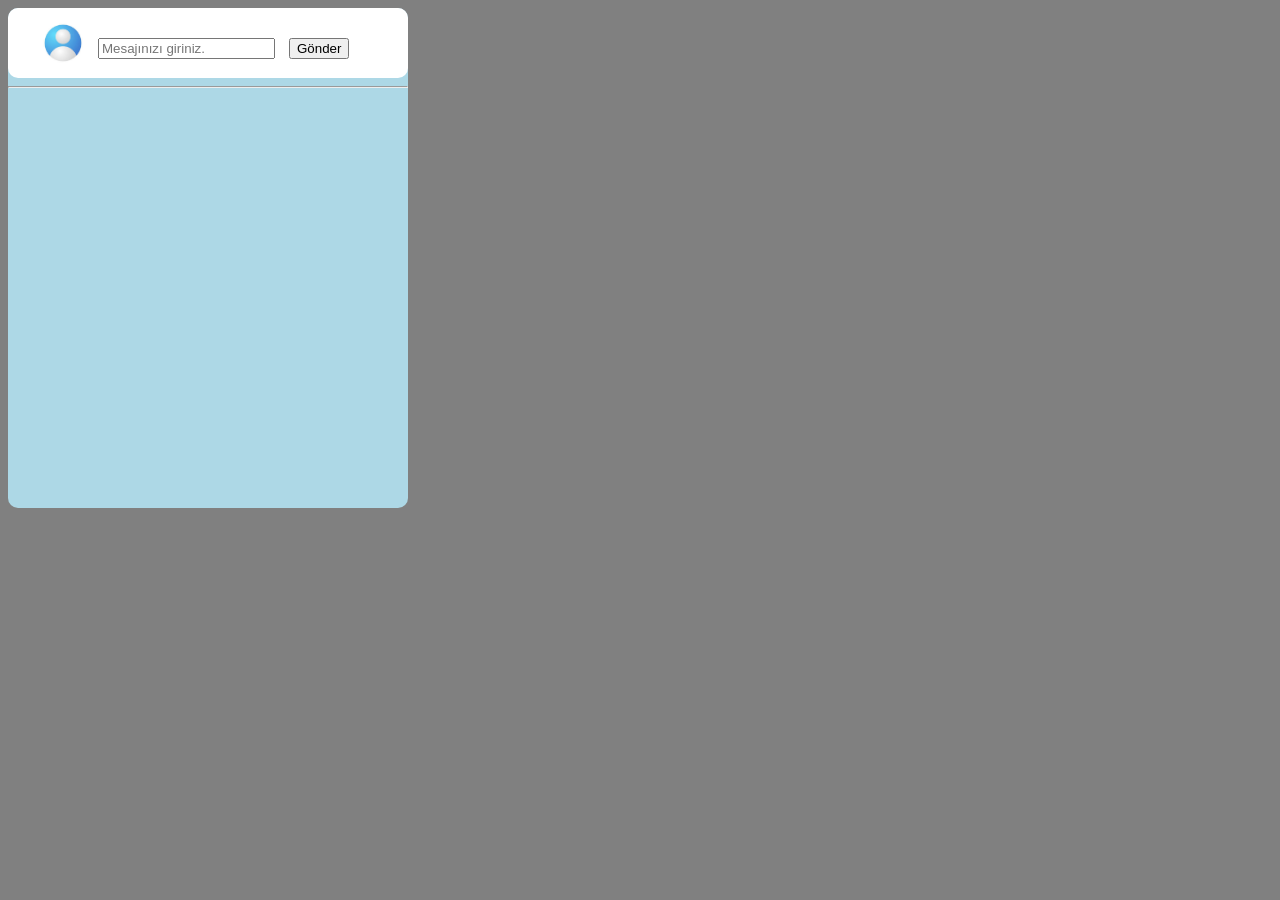
<file: mesaj giriniz/index.html>
<!doctype html>
<html>
<head>
<meta charset="utf-8">
<title>Başlıksız Belge</title>
	<link href="style.css" rel="stylesheet">
</head>

	
<body>
	<div id="genelCerceve">
     <div id="mesajGirisi">
     <img src="profil.jpg">
     <input type="text" id="mesaj" placeholder="Mesajınızı giriniz.">
     <input type="button" value="Gönder" onclick="mesajGonder()">
     </div>
     <hr>
     <div id="mesajKutulari">
		 <script>
			 function mesajGonder(){
                 var mesaj=document.getElementById("mesaj").value;
                 var d = new Date();
                 var saat=d.getHours();
                 var dakika=d.getMinutes();
                 document.getElementById("mesajKutulari").innerHTML+=
                 "<div class='gidenMesaj'> <img src='profil.jpg'>"
                 + mesaj +
                 "<span id='tarih'>"+saat+":"+dakika+"</span></div>";
                 document.getElementById("mesaj").value="";
                 }
          </script>
     </div>
     </div>

	 
</body>
</html>
</file>
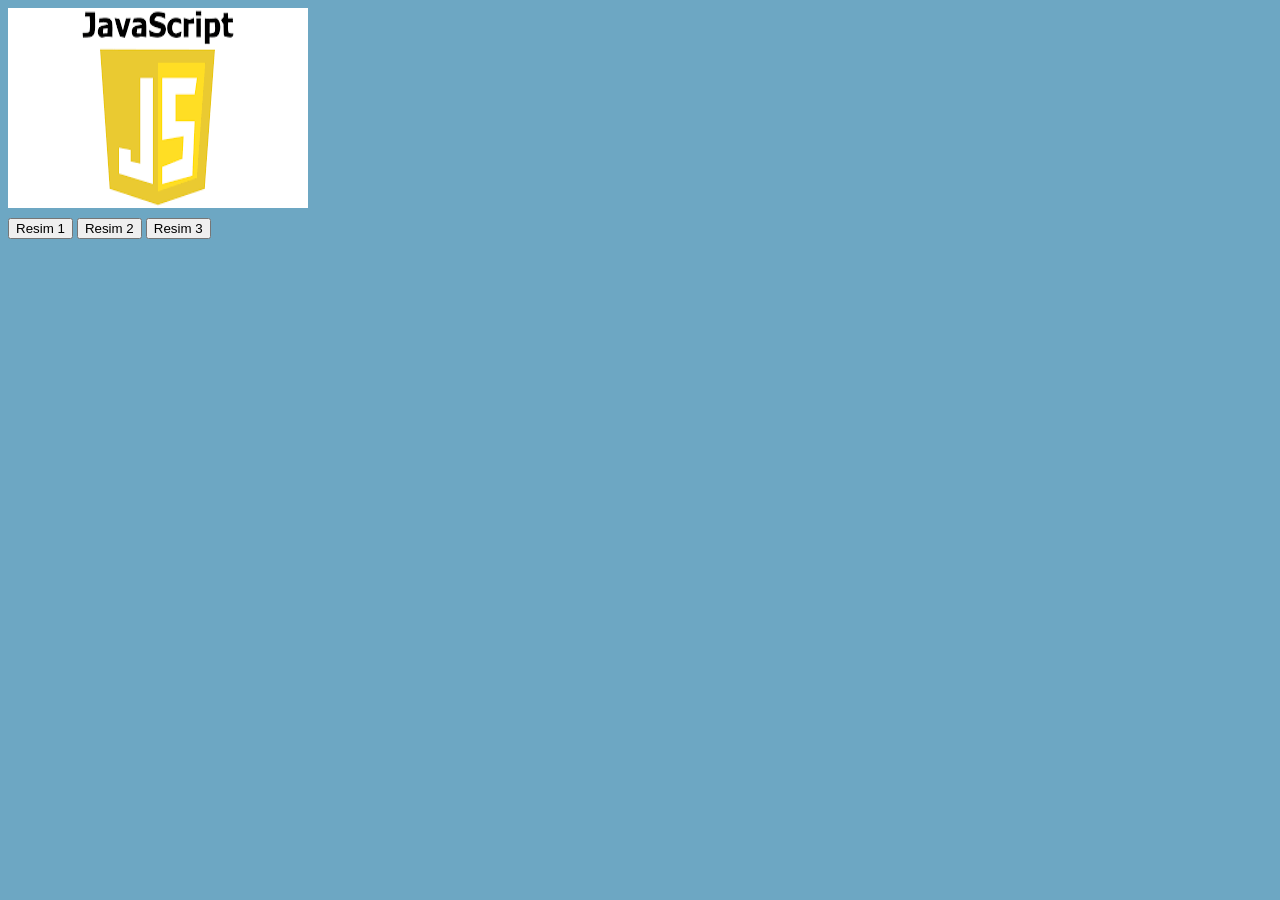
<file: OnMouseMove ile resim değiştirme/index.html>
<!doctype html>
<html>
<head>
	
<link href="style.css" rel="stylesheet">
<meta charset="utf-8">
<title>Mouse butonun üzerine geldiğinde fotoğrafın değişmesi</title>
</head>

<body>
	 <div id="galeri">
	    <img src="Resimler/resim1.jpg" id="resim1">
		 <img src="Resimler/resim2.jpg" id="resim2">
		 <img src="Resimler/resim3.jpg" id="resim3">
	 </div>
	
	 <div>
     <input type="button" onMouseMove="resmiGoster1()" value="Resim 1">
	 <input type="button" onMouseMove="resmiGoster2()" value="Resim 2">
	 <input type="button" onMouseMove="resmiGoster3()" value="Resim 3">
	</div>
	
	<script>
	function resmiGoster1(){
       document.getElementById("resim1").style.zIndex=2;
       document.getElementById("resim2").style.zIndex=1;
       document.getElementById("resim3").style.zIndex=1;
    }
    function resmiGoster2(){
       document.getElementById("resim1").style.zIndex=1;
       document.getElementById("resim2").style.zIndex=2;
       document.getElementById("resim3").style.zIndex=1;
    }
   function resmiGoster3(){
       document.getElementById("resim1").style.zIndex=1;
       document.getElementById("resim2").style.zIndex=1;
       document.getElementById("resim3").style.zIndex=2;
    }
		
	</script>
	
</body>
</html>
</file>
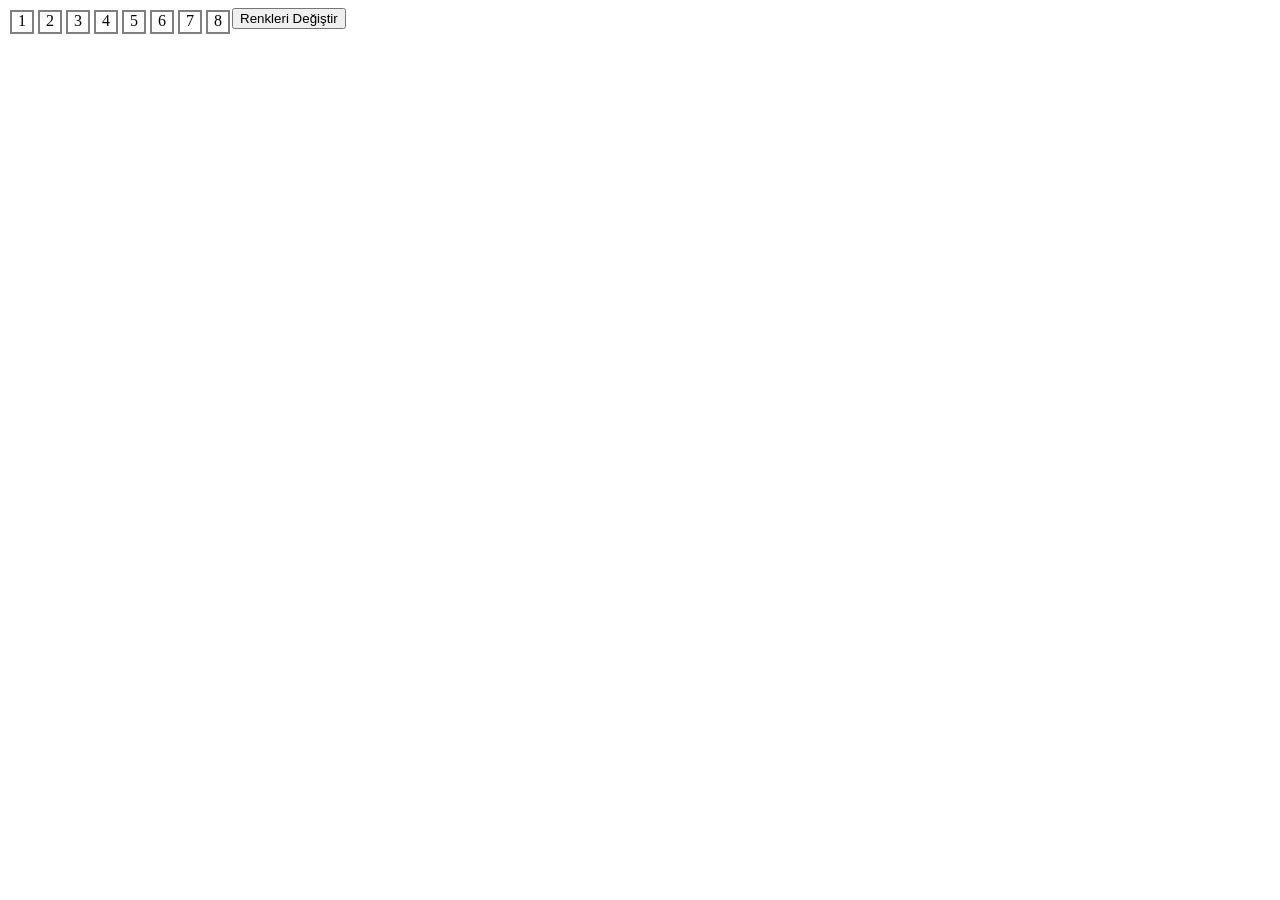
<file: renk değiştir/index.html>
<!doctype html>
<html>
<head>
<meta charset="utf-8">
<title>Başlıksız Belge</title>
	<link rel="stylesheet" href="style.css">
</head>
<body>
	<div>1</div><div>2</div><div>3</div><div>4</div>
	<div>5</div><div>6</div><div>7</div><div>8</div>
	<input type="button" onclick="renkDegistir()" value="Renkleri Değiştir">
	
	<script src="script.js"></script>
	
</body>
</html>
</file>
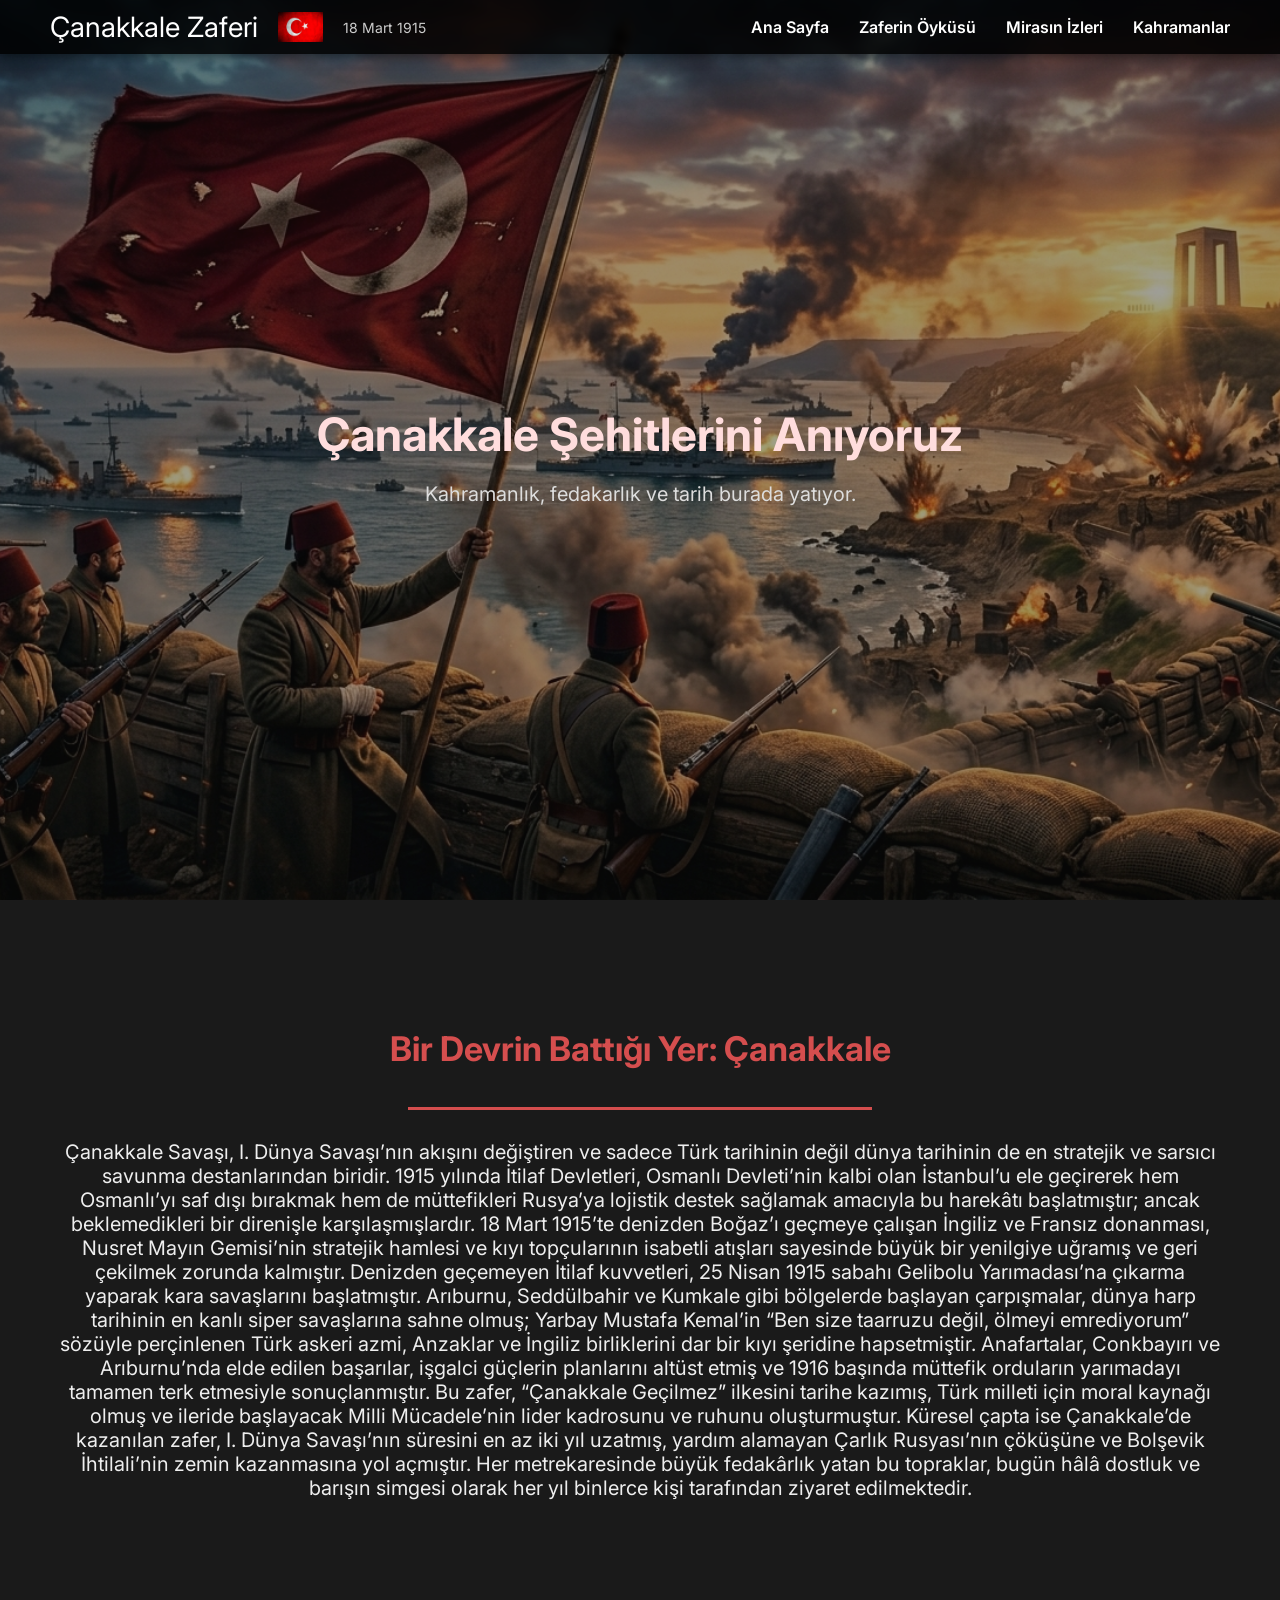
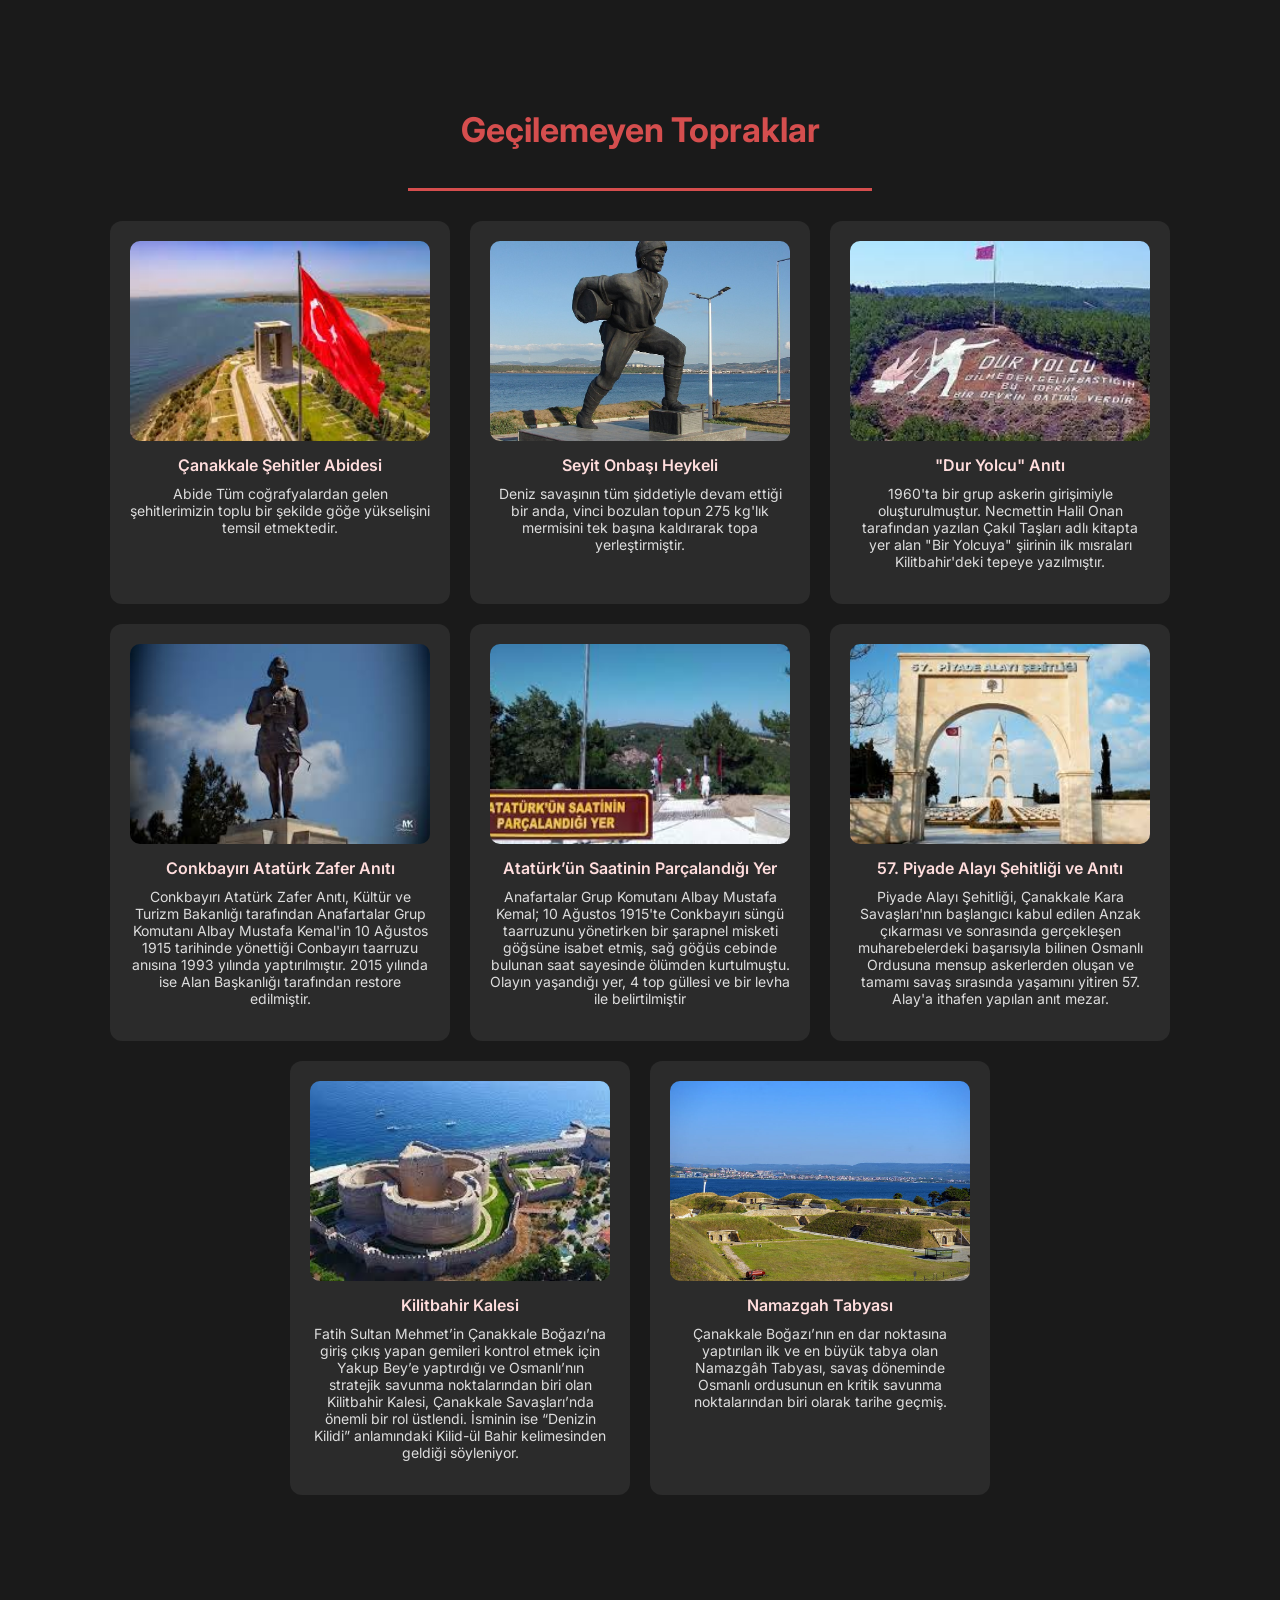
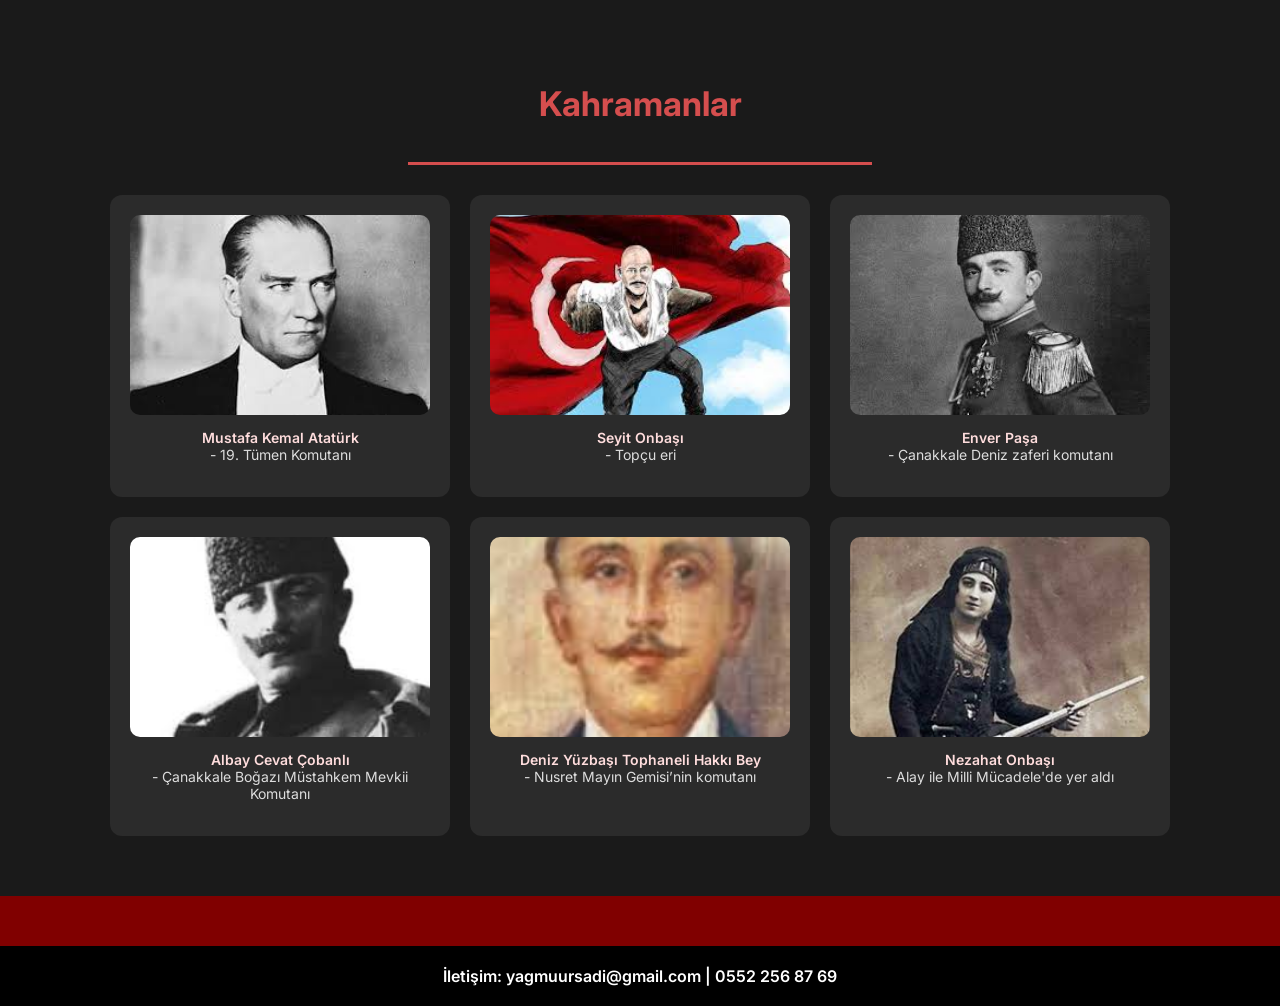
<file: Çanakkale Zaferi/index.html>
<!doctype html>
<html lang="tr">
<head>
<meta charset="utf-8">
<title>Çanakkale Savaşı</title>
<link rel="stylesheet" href="style.css">
<!-- Google Fonts -->
<link rel="preconnect" href="https://fonts.googleapis.com">
<link rel="preconnect" href="https://fonts.gstatic.com" crossorigin>
<link href="https://fonts.googleapis.com/css2?family=Inter:wght@400;600;700&display=swap" rel="stylesheet">
</head>

<body>

<!-- NAVBAR -->
<div class="navbar">
    <div class="logo">
        <span class="logo-title">Çanakkale Zaferi</span>
        <img src="bayraklogo.jpg" class="bayrak">
        <span class="tarih" id="tarih">18 Mart 1915</span>
    </div>

    <div class="menu">
        <a href="#anasayfa">Ana Sayfa</a>
        <a href="#zafer">Zaferin Öyküsü</a>
        <a href="#miras">Mirasın İzleri</a>
        <a href="#karakter">Kahramanlar</a>
    </div>
</div>

<!-- ANA SAYFA -->
<div id="anasayfa" class="hero">
    <img src="anabayrak.png" class="hero-img">
    <div class="hero-icerik">
        <h1>Çanakkale Şehitlerini Anıyoruz</h1>
        <p>Kahramanlık, fedakarlık ve tarih burada yatıyor.</p>
    </div>
</div>

<!-- ZAFER -->
<div id="zafer" class="bolum">
    <h2>Bir Devrin Battığı Yer: Çanakkale</h2>
    <div class="cizgi"></div>
    <p> Çanakkale Savaşı, I. Dünya Savaşı’nın akışını değiştiren ve sadece Türk tarihinin değil
dünya tarihinin de en stratejik ve sarsıcı savunma destanlarından biridir. 1915 yılında
İtilaf Devletleri, Osmanlı Devleti’nin kalbi olan İstanbul’u ele geçirerek hem Osmanlı’yı 
saf dışı bırakmak hem de müttefikleri Rusya’ya lojistik destek sağlamak amacıyla bu harekâtı 
başlatmıştır; ancak beklemedikleri bir direnişle karşılaşmışlardır. 18 Mart 1915’te denizden
Boğaz’ı geçmeye çalışan İngiliz ve Fransız donanması, Nusret Mayın Gemisi’nin stratejik hamlesi
ve kıyı topçularının isabetli atışları sayesinde büyük bir yenilgiye uğramış ve geri çekilmek zorunda
kalmıştır. Denizden geçemeyen İtilaf kuvvetleri, 25 Nisan 1915 sabahı Gelibolu Yarımadası’na çıkarma yaparak
kara savaşlarını başlatmıştır. Arıburnu, Seddülbahir ve Kumkale gibi bölgelerde başlayan çarpışmalar, dünya harp
tarihinin en kanlı siper savaşlarına sahne olmuş; Yarbay Mustafa Kemal’in “Ben size taarruzu değil, ölmeyi emrediyorum”
sözüyle perçinlenen Türk askeri azmi, Anzaklar ve İngiliz birliklerini dar bir kıyı şeridine hapsetmiştir. Anafartalar,
Conkbayırı ve Arıburnu’nda elde edilen başarılar, işgalci güçlerin planlarını altüst etmiş ve 1916 başında müttefik 
orduların yarımadayı tamamen terk etmesiyle sonuçlanmıştır. Bu zafer, “Çanakkale Geçilmez” ilkesini tarihe kazımış,
Türk milleti için moral kaynağı olmuş ve ileride başlayacak Milli Mücadele’nin lider kadrosunu ve ruhunu oluşturmuştur.
Küresel çapta ise Çanakkale’de kazanılan zafer, I. Dünya Savaşı’nın süresini en az iki yıl uzatmış, yardım alamayan Çarlık
Rusyası’nın çöküşüne ve Bolşevik İhtilali’nin zemin kazanmasına yol açmıştır. Her metrekaresinde büyük fedakârlık yatan
bu topraklar, bugün hâlâ dostluk ve barışın simgesi olarak her yıl binlerce kişi tarafından ziyaret edilmektedir.</p>
</div>

<!-- MİRASIN İZLERİ -->
<div id="miras" class="bolum">
    <h2>Geçilemeyen Topraklar</h2>
    <div class="cizgi"></div>
    <div class="kart-container">
        <div class="kart">
            <img src="sehitlerabidesi.jpg" class="foto">
            <b>Çanakkale Şehitler Abidesi</b>
            <p>Abide Tüm coğrafyalardan gelen şehitlerimizin toplu bir şekilde göğe yükselişini temsil etmektedir.</p>
        </div>
        <div class="kart">
            <img src="seyitonbasi.jpg" class="foto">
            <b>Seyit Onbaşı Heykeli</b>
            <p>Deniz savaşının tüm şiddetiyle devam ettiği bir anda, vinci bozulan topun 275 kg'lık mermisini tek başına kaldırarak topa yerleştirmiştir.</p>
        </div>
        <div class="kart">
            <img src="duryolcu.jpg" class="foto">
            <b>"Dur Yolcu" Anıtı</b>
            <p>1960'ta bir grup askerin girişimiyle oluşturulmuştur. Necmettin Halil Onan tarafından yazılan Çakıl Taşları adlı kitapta yer alan "Bir Yolcuya" şiirinin ilk mısraları Kilitbahir'deki tepeye yazılmıştır.</p>
        </div>
        <div class="kart">
            <img src="ConkbayırıAtatürkZaferAnıtı.jpg" class="foto">
            </br>
            <b>Conkbayırı Atatürk Zafer Anıtı</b>
            <p>Conkbayırı Atatürk Zafer Anıtı, Kültür ve Turizm Bakanlığı tarafından Anafartalar
               Grup Komutanı Albay Mustafa Kemal'in 10 Ağustos 1915 tarihinde yönettiği Conbayırı
               taarruzu anısına 1993 yılında yaptırılmıştır. 2015 yılında ise Alan Başkanlığı
               tarafından restore edilmiştir.</p>
        </div>

        <div class="kart">
            <img src="Atatürkün_saatinin_parcalandigi_yer.jpg" class="foto">
            </br>
            <b>Atatürk’ün Saatinin Parçalandığı Yer</b>
            <p>Anafartalar Grup Komutanı Albay Mustafa Kemal; 10 Ağustos 1915'te Conkbayırı süngü
                taarruzunu yönetirken bir şarapnel misketi göğsüne isabet etmiş, sağ göğüs cebinde
                bulunan saat sayesinde ölümden kurtulmuştu. Olayın yaşandığı yer, 4 top güllesi ve
                bir levha ile belirtilmiştir</p>
        </div>

        <div class="kart">
            <img src="Piyade_Alayı_SehitligiveAnıtı.jpg" class="foto">
            </br>
            <b>57. Piyade Alayı Şehitliği ve Anıtı</b>
            <p>Piyade Alayı Şehitliği, Çanakkale Kara Savaşları'nın başlangıcı kabul edilen Anzak
                çıkarması ve sonrasında gerçekleşen muharebelerdeki başarısıyla bilinen Osmanlı
                Ordusuna mensup askerlerden oluşan ve tamamı savaş sırasında yaşamını yitiren
                57. Alay'a ithafen yapılan anıt mezar.</p>
        </div>

        <div class="kart">
            <img src="kilitbahir_kalesi.jpg" class="foto">
            </br>
            <b>Kilitbahir Kalesi</b>
            <p>Fatih Sultan Mehmet’in Çanakkale Boğazı’na giriş çıkış yapan gemileri kontrol etmek
               için Yakup Bey’e yaptırdığı ve Osmanlı’nın stratejik savunma noktalarından biri olan
               Kilitbahir Kalesi, Çanakkale Savaşları’nda önemli bir rol üstlendi. İsminin ise
               “Denizin Kilidi” anlamındaki Kilid-ül Bahir kelimesinden geldiği söyleniyor.</p>
        </div>

        <div class="kart">
            <img src="namazgah_tabyasi.jpg" class="foto">
            </br>
            <b>Namazgah Tabyası</b>
            <p>Çanakkale Boğazı’nın en dar noktasına yaptırılan ilk ve en büyük tabya olan Namazgâh
               Tabyası, savaş döneminde Osmanlı ordusunun en kritik savunma noktalarından biri
               olarak tarihe geçmiş.</p>
        </div>

    </div>
</div>

<!-- KAHRAMANLAR -->
<div id="karakter" class="bolum">
    <h2>Kahramanlar</h2>
    <div class="cizgi"></div>
    <div class="kart-container">
        <div class="kart">
            <img src="Atatürk.jpg" class="foto">
            <p><b>Mustafa Kemal Atatürk</b> - 19. Tümen Komutanı</p>
        </div>
        <div class="kart">
            <img src="seyitonbasi.kahraman.jpg" class="foto">
            <p><b>Seyit Onbaşı</b> - Topçu eri</p>
        </div>
        <div class="kart">
            <img src="enverpasa.jpg" class="foto">
            <p><b>Enver Paşa</b> - Çanakkale Deniz zaferi komutanı</p>
        </div>

        <div class="kart">
            <img src="Albay_Cevat_Cobanlı.jpg" class="foto">
            <p><b>Albay Cevat Çobanlı</b> - Çanakkale Boğazı Müstahkem Mevkii Komutanı</p>
        </div>

        <div class="kart">
            <img src="Deniz_Yüzbası_Tophaneli_Hakkı_Bey.jpg" class="foto">
            <p><b>Deniz Yüzbaşı Tophaneli Hakkı Bey</b> - Nusret Mayın Gemisi’nin komutanı</p>
        </div>

        <div class="kart">
            <img src="Nezahat_Onbası.jpg" class="foto">
            <p><b>Nezahat Onbaşı</b> - Alay ile Milli Mücadele'de yer aldı</p>
        </div>

    </div>
</div>

<!-- KAYAN YAZI -->
<div class="kayan">
    <div class="kayan-text">
        Çanakkale şehitlerimizi rahmet ve minnetle anıyoruz. &nbsp;&nbsp;&nbsp;
        “Ben size taarruzu değil, ölmeyi emrediyorum.” &nbsp;&nbsp;&nbsp;
        “Çanakkale geçilmez!” &nbsp;&nbsp;&nbsp;
        “Bir devrin battığı, bir milletin doğduğu yer: Çanakkale.” &nbsp;&nbsp;&nbsp;
        “Zafer, ‘Zafer benimdir’ diyebilenindir.” &nbsp;&nbsp;&nbsp;
        “Genç yaşta toprağa düşenler, bir milletin geleceğini ayağa kaldırdı.” &nbsp;&nbsp;&nbsp;
        “Bu topraklar şehit kanıyla vatan oldu.” &nbsp;&nbsp;&nbsp;
    </div>
</div>

<!-- İLETİŞİM -->
<div class="iletisim">
    İletişim: yagmuursadi@gmail.com | 0552 256 87 69
</div>

<script src="script.js"></script>
</body>
</html>
</file>
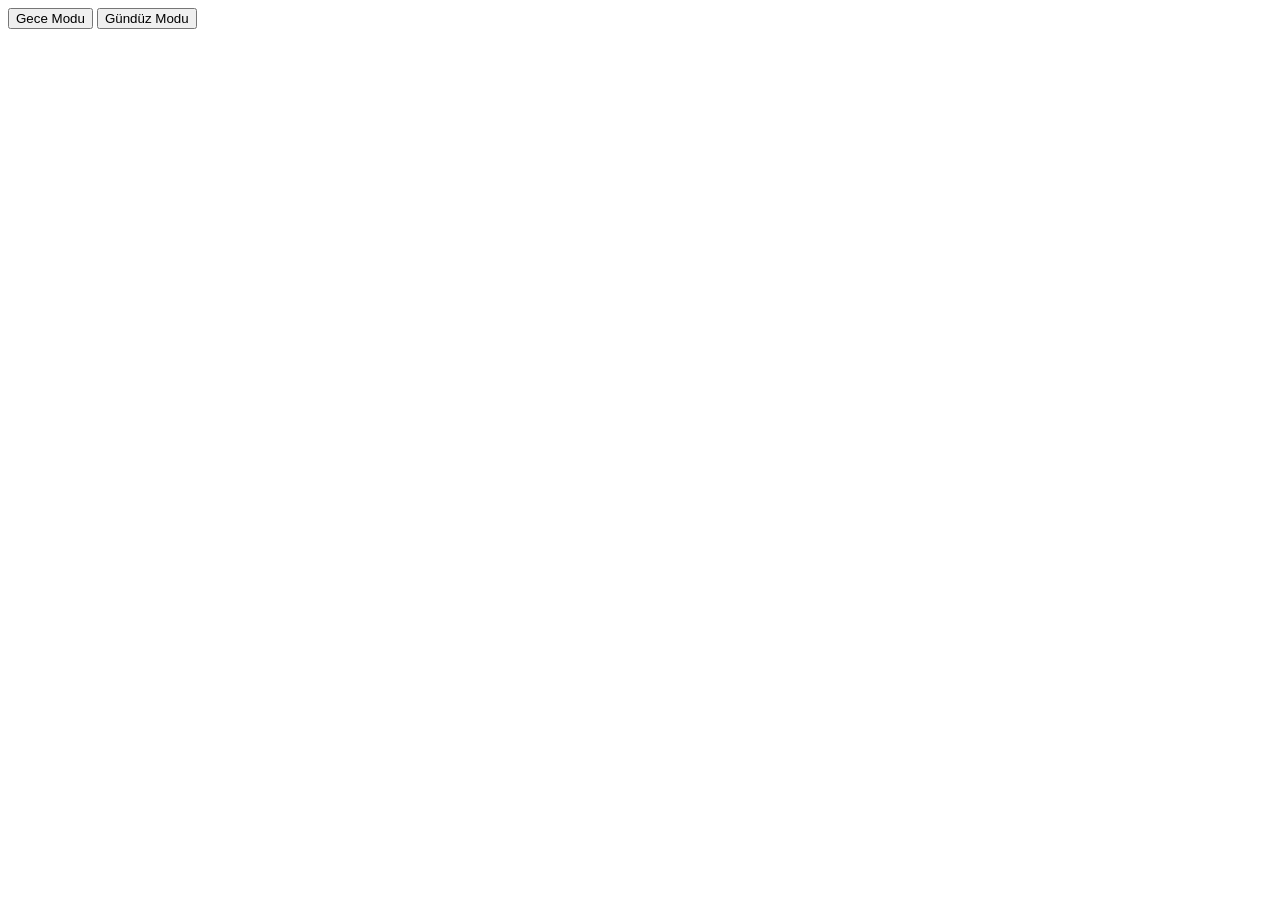
<file: GeceGündüzModu.html>
<!doctype html>
<html>
<head>
<meta charset="utf-8">
<title>Başlıksız Belge</title>
</head>

<body>
	
	<button type="button"  onClick="darkMode()">Gece Modu</button>
	<button type="button"  onClick="lightMode()">Gündüz Modu</button>
	
	<script>
	       function darkMode(){
			   document.getElementsByTagName("body")[0].style.color="white";
			   document.getElementsByTagName("body")[0].style.backgroundColor="black";			   
		   }
	   	  function lightMode(){
			   document.getElementsByTagName("body")[0].style.color="black";
			   document.getElementsByTagName("body")[0].style.backgroundColor="white";			   
		   }
	
	</script>

</body>
</html>
</file>
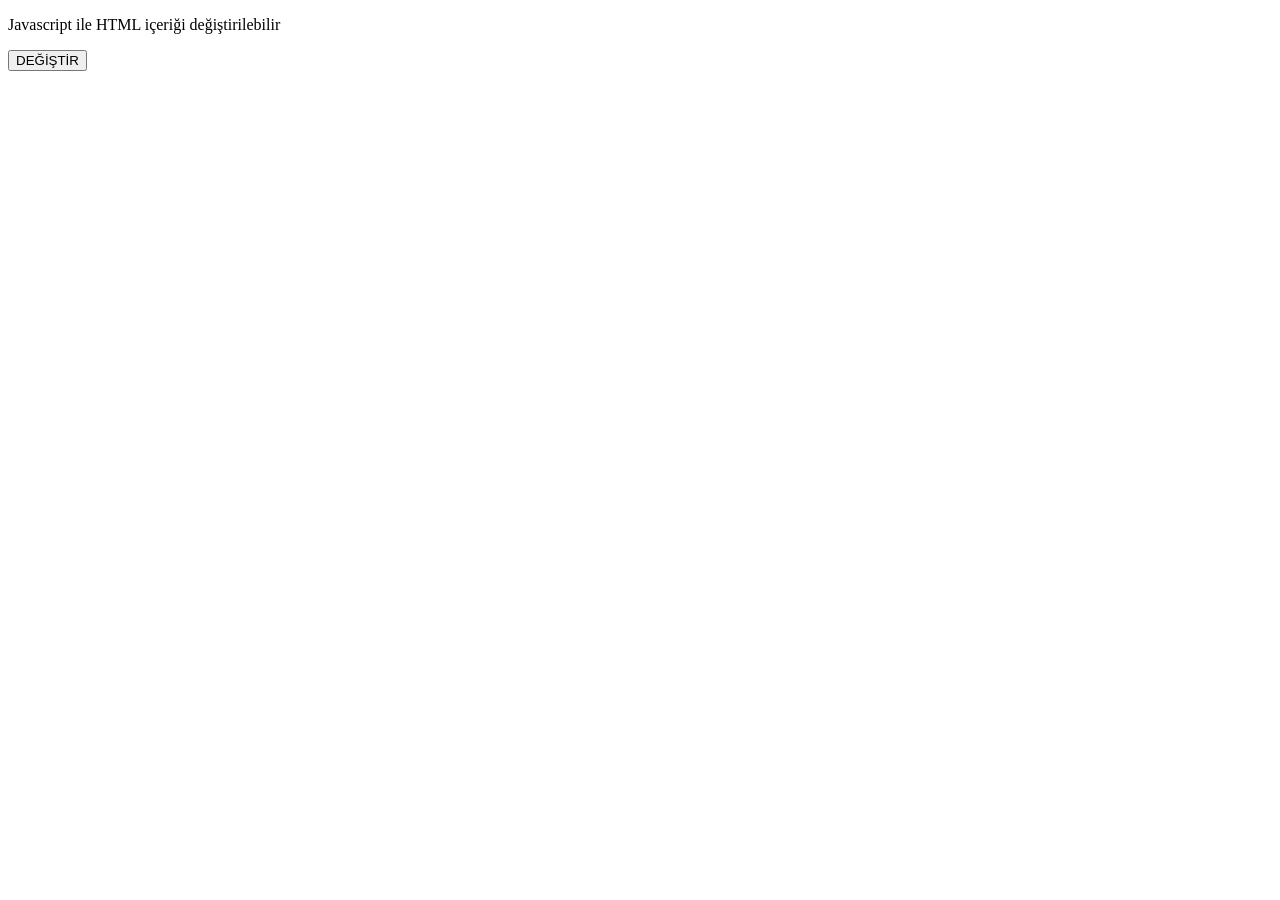
<file: icerikdegistirme.html>
<!doctype html>
<html>
<head>
<meta charset="utf-8">
<title>Başlıksız Belge</title>
</head>

<body>
	<p id="sonuc">Javascript ile HTML içeriği değiştirilebilir</p>
	<input type="button" value="DEĞİŞTİR" onClick="metniDegistir()";>
	<script>
	        function metniDegistir() {
				document.getElementById("sonuc").innerHTML="Javascript içeriği değişti";
			}
	
	</script>

</body>
</html>
</file>
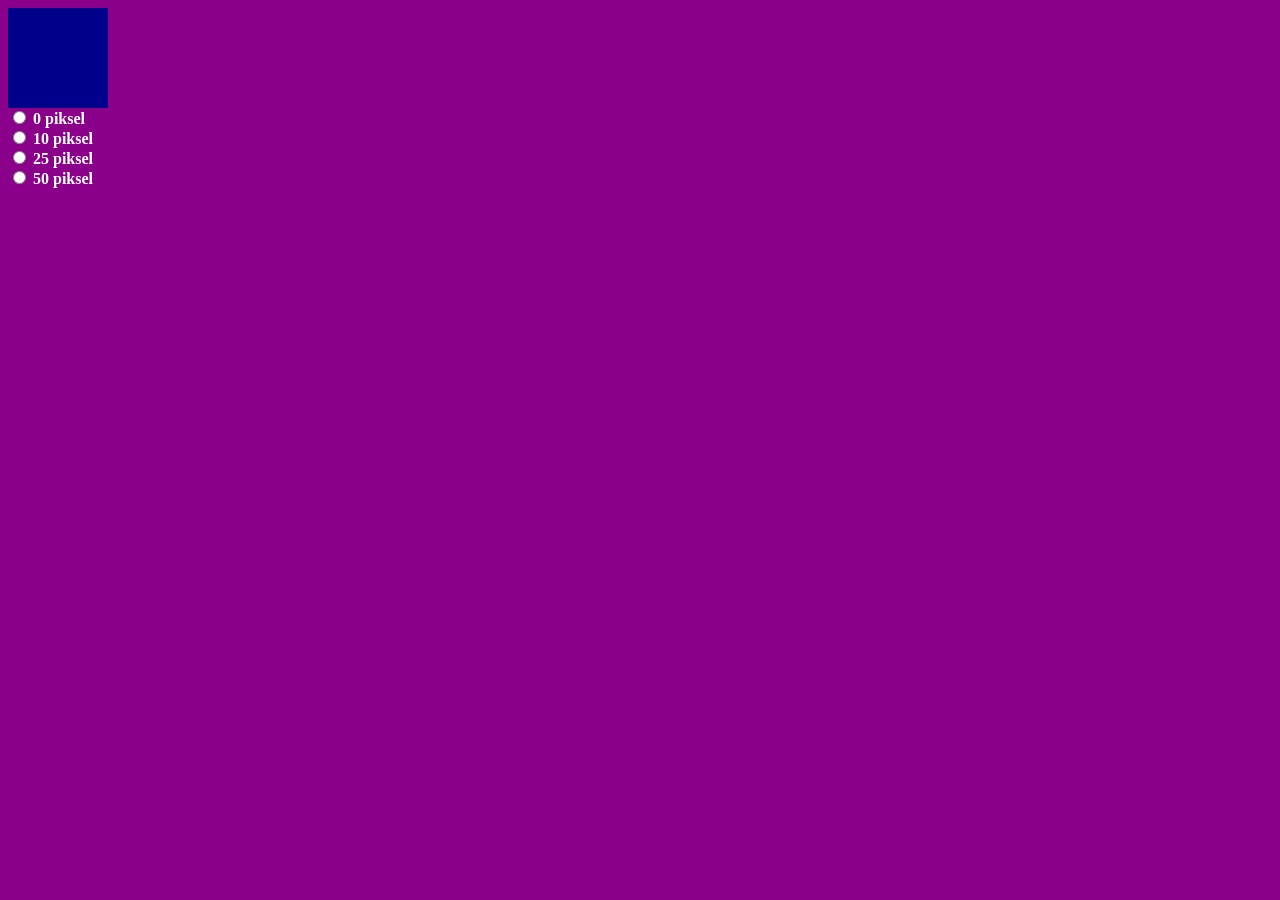
<file: kenarıyuvarla.html>
<!doctype html>
<html>
<head>
<meta charset="utf-8">
<title>Kenarı Yuvarla</title>
</head>
      <style>
       body{
	   background-color: darkmagenta; color: white;
	   font-weight: bold; 
       }
       #cerceve{
	   background-color: darkblue;
	   width: 100px; height: 100px;
       }
	  </style>
<body>
	<div id="cerceve"></div>
	<form>
		<input type="radio" name="secim" onClick="KenarYuvarla('0px')" value="0">
		<label for="male"> 0 piksel</label><br>
		<input type="radio" name="secim" onClick="KenarYuvarla('10px')" value="10">
		<label for="male"> 10 piksel</label><br>
		<input type="radio" name="secim" onClick="KenarYuvarla('25px')" value="25">
		<label for="male"> 25 piksel</label><br>
		<input type="radio" name="secim" onClick="KenarYuvarla('50px')" value="50">
		<label for="male"> 50 piksel</label><br>
		
	
	</form>
	
	<script>
    function KenarYuvarla(derece){
	document.getElementById("cerceve").style.borderRadius=derece;
	}
	</script>
	
</body>
</html>
</file>
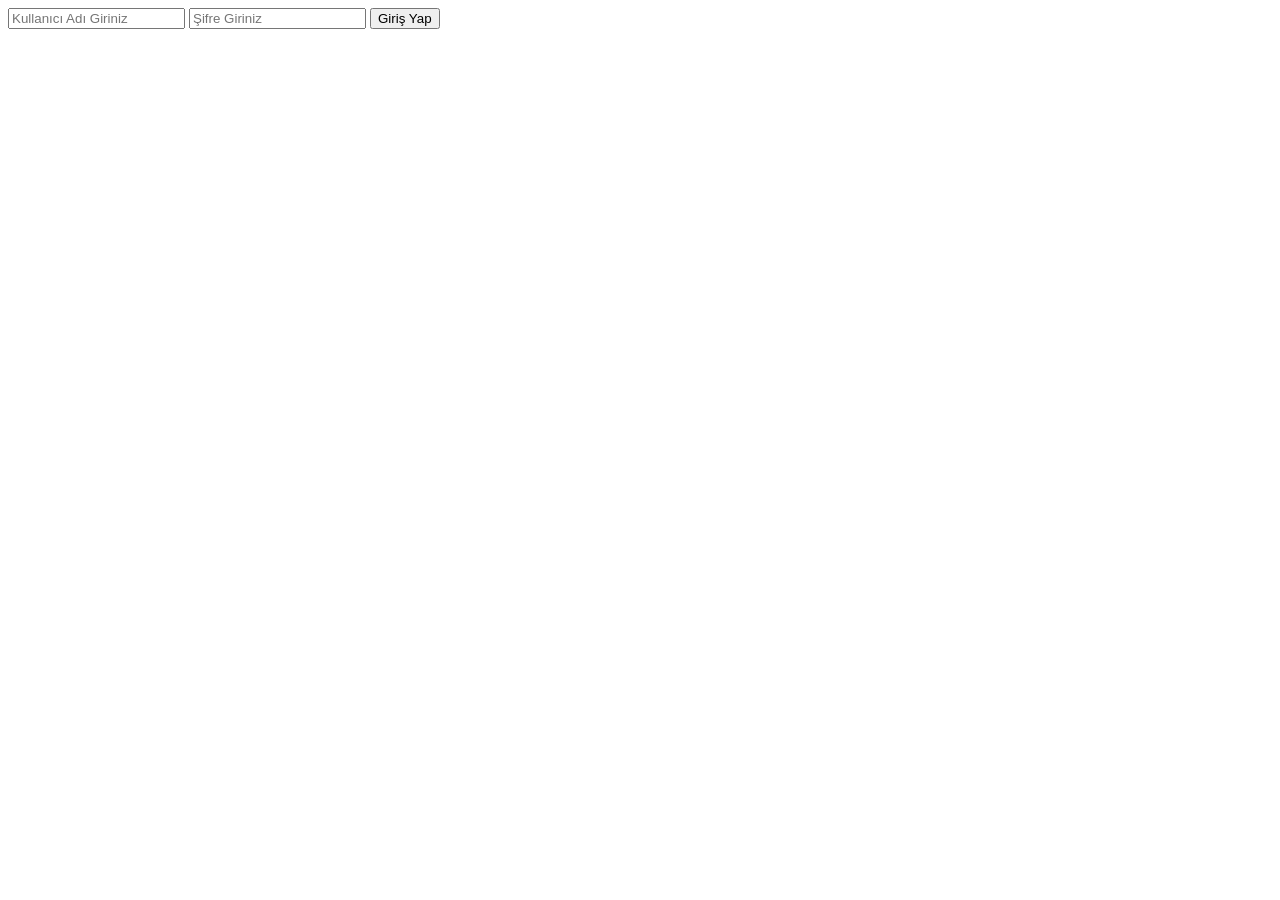
<file: kullanicisifre.html>
<!doctype html>
<html>
<head>
<meta charset="utf-8">
<title>Başlıksız Belge</title>
</head>

<body>
	

<form>
    <input type="text" placeholder="Kullanıcı Adı Giriniz" id="kullaniciAdi">
    <input type="text" placeholder="Şifre Giriniz" id="sifre">
    <input type="button" value="Giriş Yap" onClick="kontrolEt()">
    <p id="sonuc"></p>
</form>

<script>
function kontrolEt(){
    var mesaj;
    var kullanici = document.getElementById("kullaniciAdi").value;
    var sifre = document.getElementById("sifre").value;

    if(kullanici === "Kullanıcı" && sifre === "12345"){
        mesaj = "Girişiniz Onaylandı.";
    } 
    else{
        mesaj = "Girişiniz Onaylanmadı.";
    }

    document.getElementById("sonuc").innerHTML = mesaj;
}
</script>

</body>
</html>
</file>
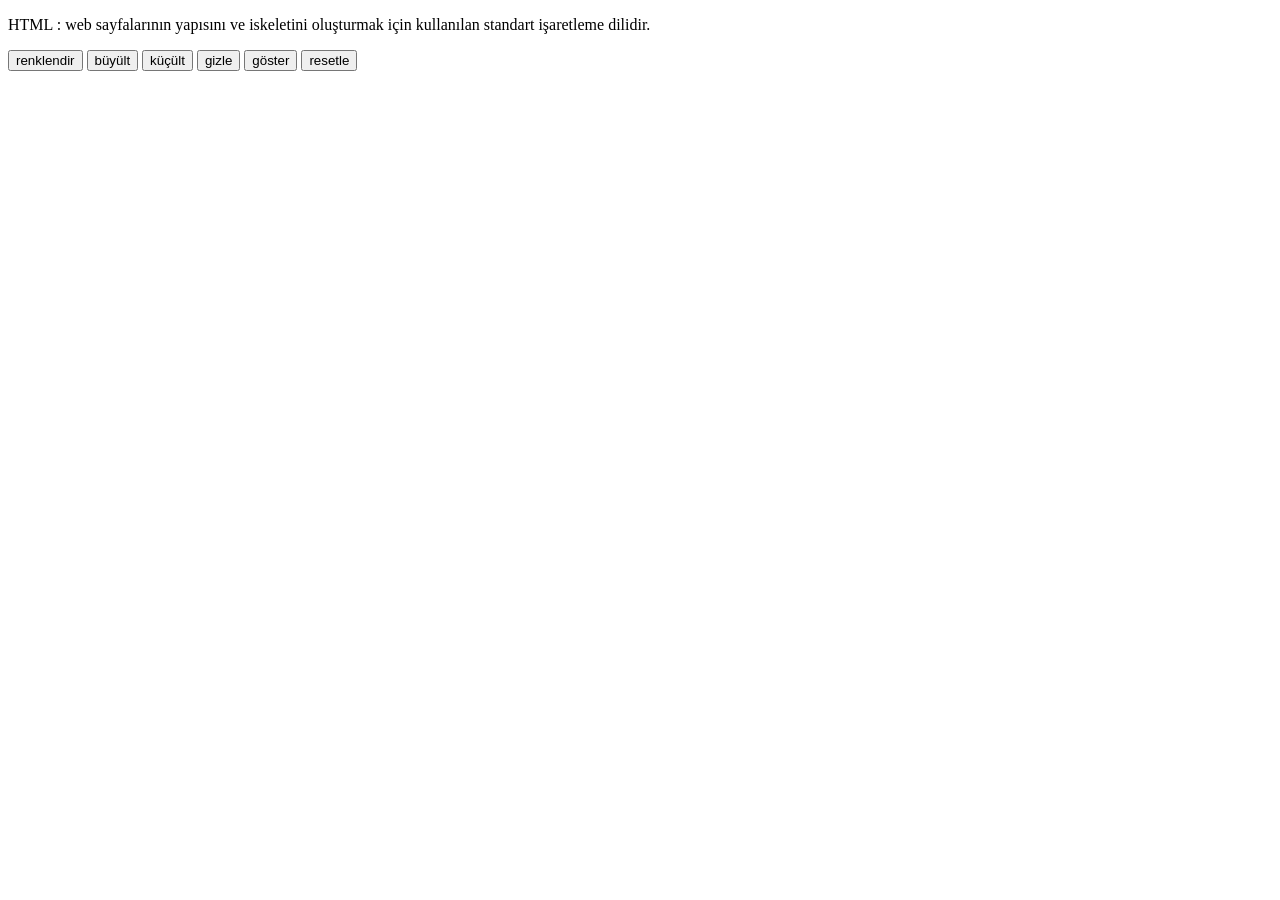
<file: paragrafkontrolpaneli.html>
<!doctype html>
<html>
<head>
<meta charset="utf-8">
<title>Başlıksız Belge</title>
</head>

<body>
	<p id="paragraf">HTML : web sayfalarının yapısını ve iskeletini oluşturmak için kullanılan standart işaretleme dilidir.</p>
	
	<input type="button" value="renklendir" onClick="renk();">
	<input type="button" value="büyült" onClick="buyult();">
	<input type="button" value="küçült" onClick="kucult();">
	<input type="button" value="gizle" onClick="gizle();">
	<input type="button" value="göster" onClick="goster();">
	<input type="button" value="resetle" onClick="resetle();">

	<script>

	const paragraf = document.getElementById("paragraf");
	const orijinalFontSize = window.getComputedStyle(paragraf).fontSize;
	const orijinalColor = window.getComputedStyle(paragraf).color;

	function renk(){
		paragraf.style.color="red";
	}

	function buyult(){
		paragraf.style.fontSize="30px";
	}

	function kucult(){
		paragraf.style.fontSize = orijinalFontSize;
	}

	function gizle(){
		paragraf.style.display="none";
	}

	function goster(){
		paragraf.style.display="block";
	}

	function resetle(){
		paragraf.style.fontSize = orijinalFontSize;
		paragraf.style.color = orijinalColor;
		paragraf.style.display = "block";
	}
	</script>

</body>
</html>
</file>
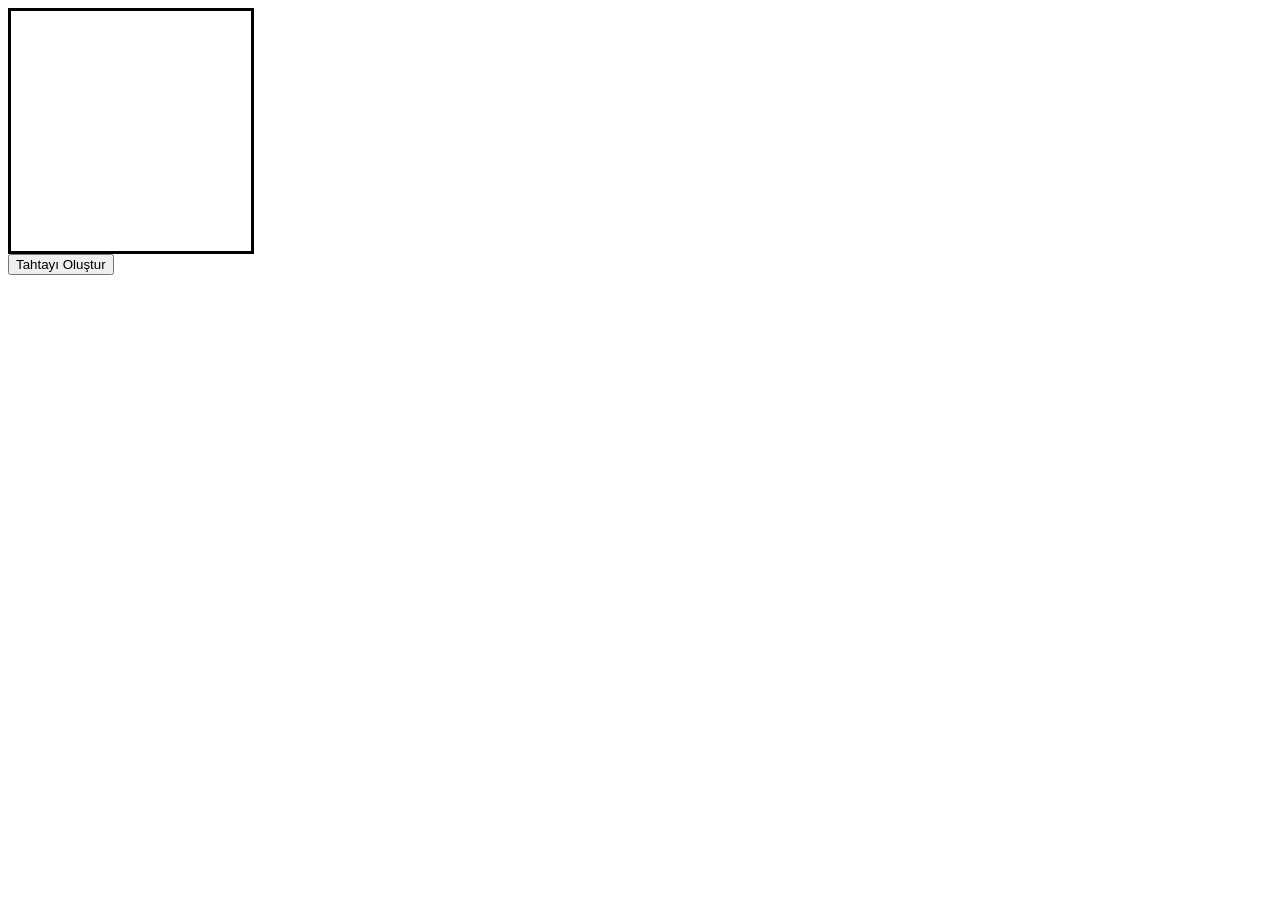
<file: satrançtahtası.html>
<!doctype html>
<html>
<head>
	<style>
		#tahtaCerceve{width:240px;height:240px;border: 3px solid black}
		.kareBeyaz{width: 30px;height: 30px;background-color: white;float: left;}
		.kareSiyah{width: 30px;height: 30px;background-color: black;float: left;}
	</style>
<meta charset="utf-8">
<title>Başlıksız Belge</title>
</head>

<body>
	<div id="tahtaCerceve"></div>
	<input type="button" value="Tahtayı Oluştur" onClick="satranc()">
	<script>
	function satranc(){
		var i,j;
		 document.getElementById("tahtaCerceve").innerHTML="";
		for(i=0;i<8;i++){
			for(j=0;j<8;j++){
				if((i+j)%2==0){
					document.getElementById("tahtaCerceve").innerHTML+="<div class='kareBeyaz'></div>"
					}
					else{
						document.getElementById("tahtaCerceve").innerHTML+="<div class='kareSiyah'></div>" 		
					}
			  }
       }
}
		
	</script>
</body>
</html>
</file>
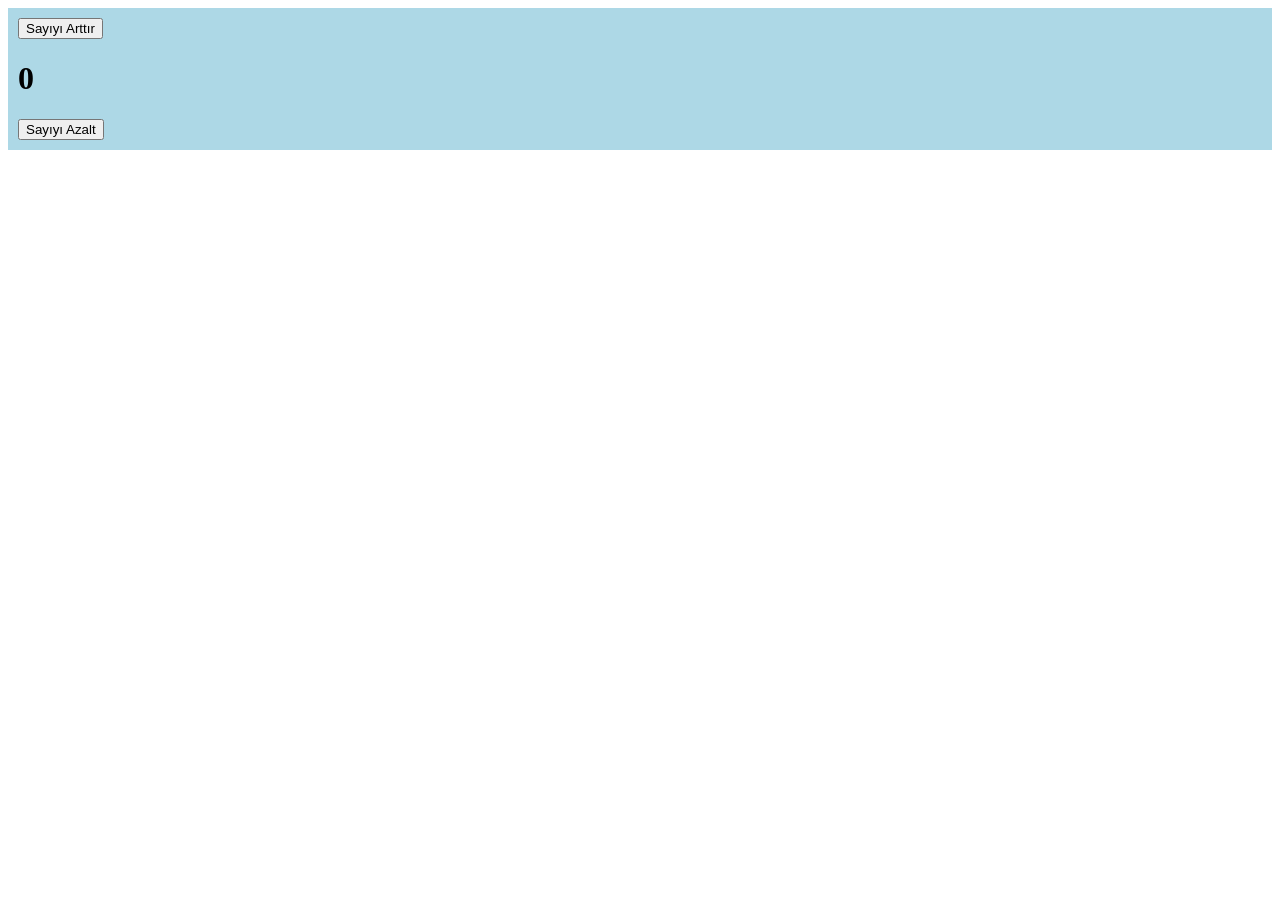
<file: sayiyiarttırazalt.html>
<!doctype html>
<html>
<head>
<meta charset="utf-8">
<title>Başlıksız Belge</title>
</head>

<body>
	<div style="background-color: lightblue;padding: 10px;">
	<input type="button" onClick="arttir()" value="Sayıyı Arttır">
	<h1 id="sayac">0</h1>	
	<input type="button" onClick="azalt()" value="Sayıyı Azalt">
	</div>
	
	<script>
	function arttir(){
		document.getElementById("sayac").innerHTML++;
	}
	function azalt(){
		document.getElementById("sayac").innerHTML--;
	}
	
	</script>
	
	
</body>
</html>
</file>
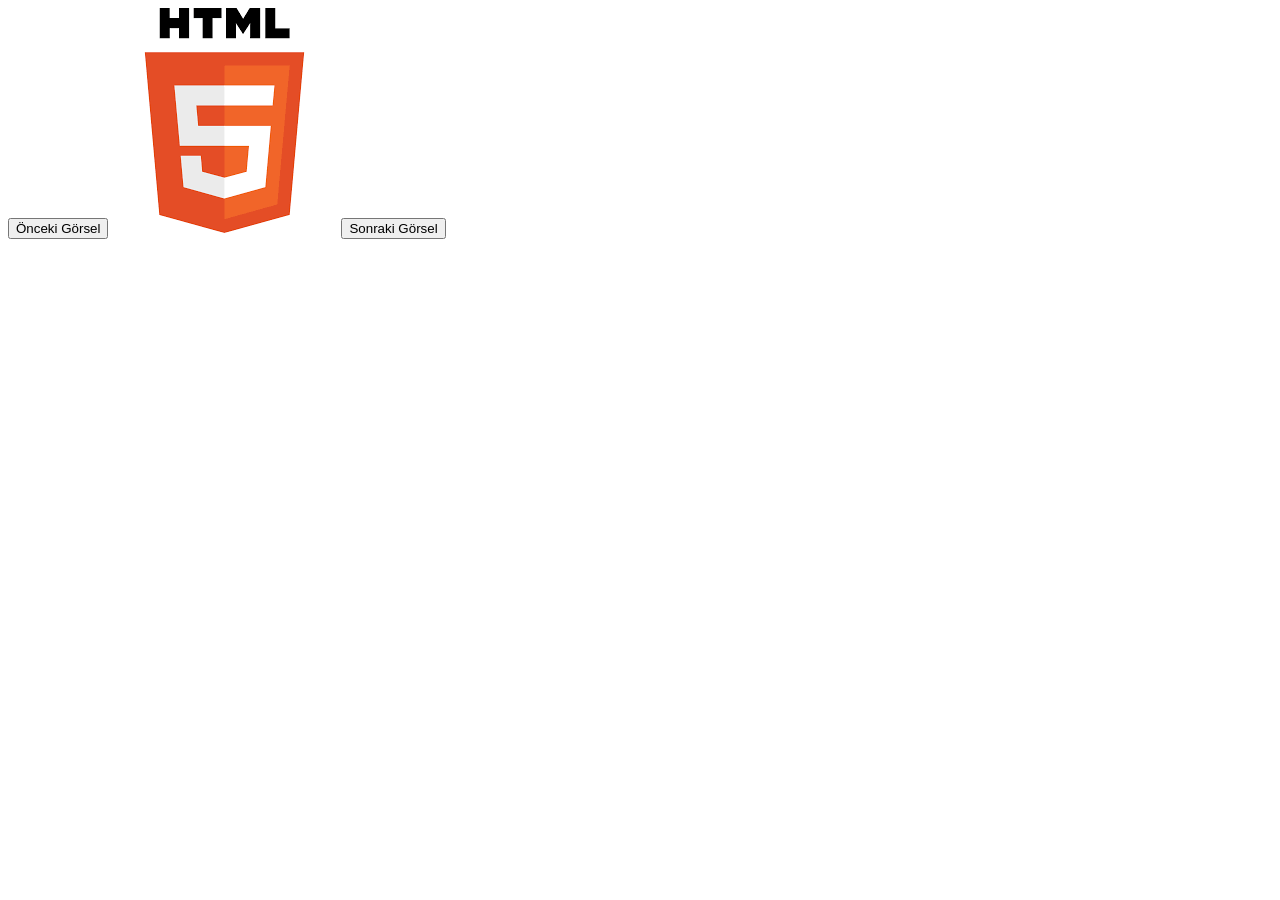
<file: Önceki-Sonraki Görsel/oncekisonrakigorsel.html>
<!doctype html>
<html>
<head>
<meta charset="utf-8">
<title>Önceki ve Sonraki Görsel</title>
</head>

<body>
	<input type="button" value="Önceki Görsel" onClick="oncekiGorsel()";>
	<img src="Resimler/htmlgorsel.png" alt="HTML" id="resim">
	<input type="button" value="Sonraki Görsel" onClick="sonrakiGorsel()";>
	
	<script>
	function sonrakiGorsel(){
		document.getElementById("resim").src="Resimler/htmlgorsel.png";
	}
		function oncekiGorsel(){
			document.getElementById("resim").src="Resimler/cssgorsel.png";
		}
	
	</script>
		   
</body>
</html>
</file>
<file: mesaj giriniz/style.css>
@charset "utf-8";
/* CSS Document */
body{background-color: gray; font-weight: bold;}
#genelCerceve{background-color:lightblue; border-radius: 10px;
 width: 400px; height: 500px; }
#mesajGirisi{background-color: white; border-radius: 10px;
 width: 400px; height: 70px; }
#mesajGirisi > img{ width: 50px; height: 50px; float: left;
 margin-left:30px; margin-top:10px; }
#mesajGirisi>input{ margin-top:30px; margin-left:10px; }
#mesajKutulari{ background-color: white; border-radius: 3px;
 width: 380px; height: auto; margin-left:10px; }
.gidenMesaj{ border-bottom:2px gray solid; }
.gidenMesaj > img{ width: 20px; height: 20px; margin:5px 5px 0px 5px; }
#tarih{ color:gray; font-size:10px; }
</file>
<file: OnMouseMove ile resim değiştirme/style.css>
@charset "utf-8";
/* CSS Document */

body{background-color: rgba(73, 146, 180, 0.801);}
#galeri{ position: relative; width:300px; height: 200px; margin-bottom:10px; }
img{ width:300px; height: 200px; position: absolute; left:0px; right: 0px; }
</file>
<file: renk değiştir/style.css>
@charset "utf-8";
/* CSS Document */
div{
 width:20px; height:20px; border:2px solid gray;
 margin:2px; text-align:center; float:left; }
</file>
<file: Çanakkale Zaferi/style.css>
/* Google Fonts */
body {
    margin: 0;
    font-family: 'Inter', sans-serif;
    background-color: #111;
    color: #eee;
}

/* Navbar */
.navbar {
    background-color: rgba(0,0,0,0.85);
    backdrop-filter: blur(5px);
    padding: 10px 50px; /* genişlik dengesi */
    position: fixed;
    width: 100%;
    top: 0;
    z-index: 1000;
    display: flex;
    justify-content: space-between; /* logo solda, menü sağda */
    align-items: center;
    box-shadow: 0 2px 10px rgba(0,0,0,0.5);
    box-sizing: border-box;
}

.logo {
    display: flex;
    align-items: center;
    gap: 10px; /* bayrak ve yazı arası boşluk */
}

.logo-title {
    font-size: 28px;
    color: #fff;
    white-space: nowrap; /* taşma önleme */
}

.bayrak {
    width: 45px;
}

.tarih {
    font-size: 14px;
    color: #ccc;
}

/* Menü */
.menu {
    display: flex;
    gap: 30px;
}

.menu a {
    color: white;
    text-decoration: none;
    font-weight: 600;
    transition: all 0.3s;
}

.menu a:hover {
    color: #ff5555;
    transform: scale(1.05);
}

.logo { display: flex; align-items: center; }
.logo-title { font-size: 28px; color: #fff; }
.bayrak { width: 45px; margin-left: 10px; }
.tarih { font-size: 14px; margin-left: 10px; color: #ccc; }

.menu { display: flex; gap: 30px; }
.menu a { color: white; text-decoration: none; font-weight: 600; transition: all 0.3s; }
.menu a:hover { color: #ff5555; transform: scale(1.05); }

/* Hero */
.hero { position: relative; height: 100vh; min-height: 600px; text-align: center; margin-top: 0; }
.hero-img { width: 100%; height: 100%; object-fit: cover; opacity: 0.6; position: absolute; top: 0; left: 0; z-index: 1; }
.hero-icerik {
    position: relative; z-index: 2; top: 50%; transform: translateY(-50%);
    display: inline-block; padding: 30px; border-radius: 10px;
    opacity: 0; animation: fadeIn 1.5s forwards 0.3s;
}
@keyframes fadeIn { to { opacity: 1; } }
.hero h1 { font-size: 46px; margin-bottom: 10px; color: #ffdddd; }
.hero p { font-size: 20px; color: #ddd; }

/* Bölümler */
.bolum { padding: 100px 60px 60px; text-align: center; background-color: #1a1a1a; }
.bolum h2 { font-size: 34px; color: #d54e4e; display: inline-block; position: relative; }
.cizgi { height: 3px; width: auto; max-width: 40%; background-color: #d54e4e; margin: 10px auto 30px; transition: width 0.3s; }
.bolum h2:hover + .cizgi { width: 100%; }
#zafer p { font-size: 20px; }

/* Kartlar */
.kart-container { display: flex; flex-wrap: wrap; justify-content: center; gap: 20px; }
.kart {
    background-color: #2b2b2b; padding: 20px; width: 300px; border-radius: 12px;
    overflow: hidden; position: relative;
    transition: transform 0.3s, box-shadow 0.4s;
}
.kart:hover { transform: translateY(-8px) scale(1.02); box-shadow: 0 15px 25px rgba(255,0,0,0.3); }
.kart img { width: 100%; height: 200px; object-fit: cover; border-radius: 10px; transition: transform 0.4s, filter 0.4s; }
.kart img:hover { transform: scale(1.08); filter: brightness(0.85) saturate(1.2); }
.kart b { display: block; margin-top: 10px; color: #ffdddd; font-weight: 600; }
.kart p { margin-top: 10px; font-size: 14px; color: #ddd; }

/* Kayan yazı */
.kayan {
    background-color: #800000;
    color: white;
    font-weight: 600;
    overflow: hidden;
    white-space: nowrap;
    position: relative;
    padding: 15px 0;
}
.kayan-text {
    display: inline-block;
    padding-left: 100%;
    animation: scrollLeft 40s linear infinite;
}
@keyframes scrollLeft {
    0% { transform: translateX(0); }
    100% { transform: translateX(-100%); }
}

/* İletişim */
.iletisim {
    background-color: black;
    color: white;
    padding: 20px;
    text-align: center;
    font-weight: 600;
    font-size: 16px;
}
</file>
